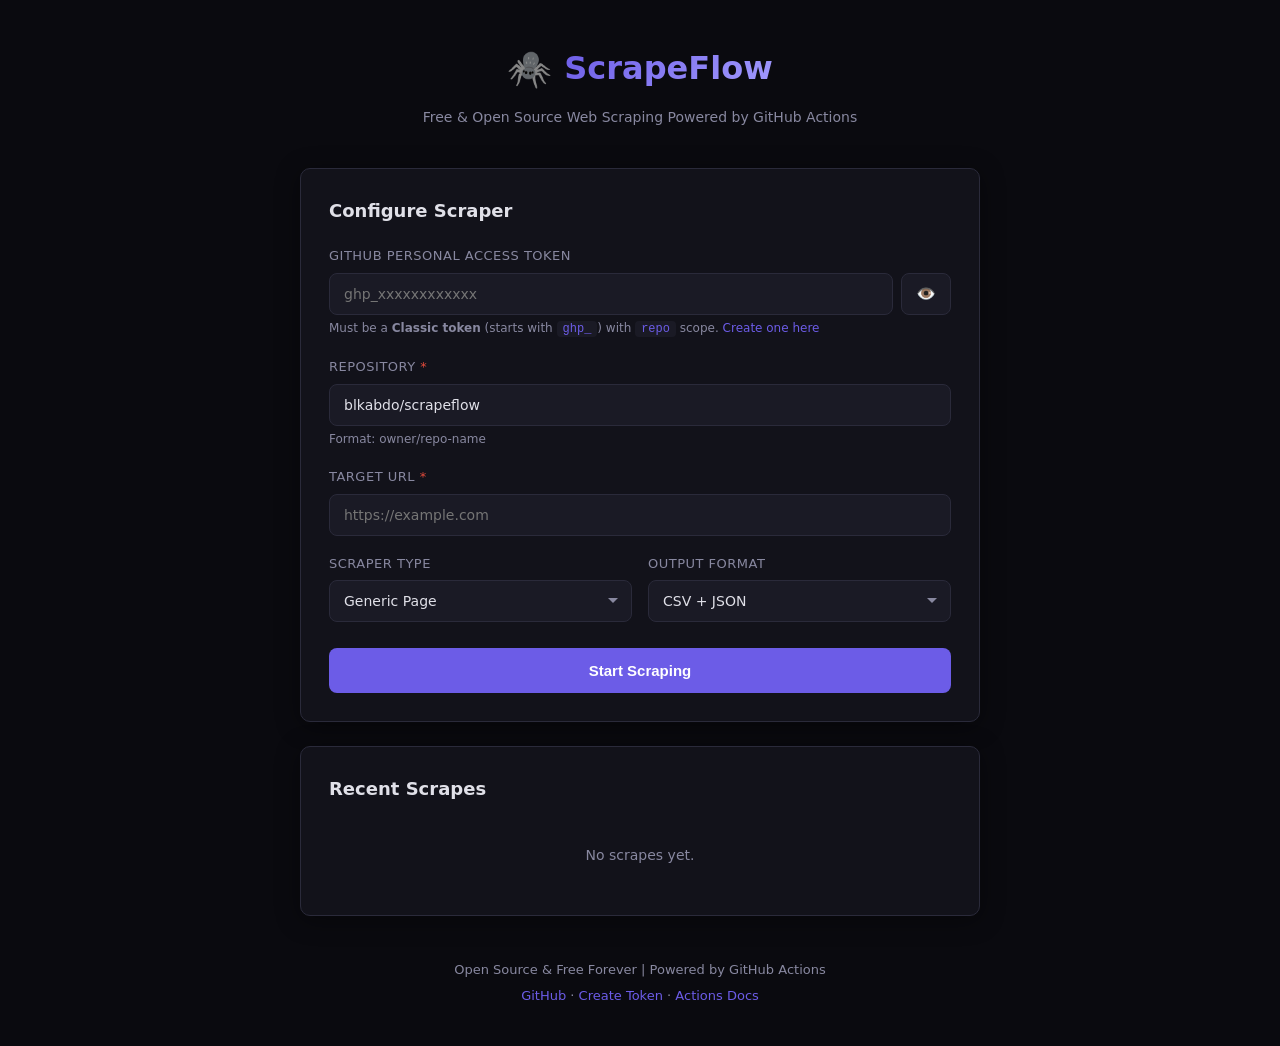
<file: index.html>
<!DOCTYPE html>
<html lang="ar" dir="ltr">
<head>
    <meta charset="UTF-8">
    <meta name="viewport" content="width=device-width, initial-scale=1.0">
    <title>ScrapeFlow - Free Web Scraping Platform</title>
    <link rel="stylesheet" href="style.css">
    <link rel="icon" href="data:image/svg+xml,<svg xmlns='http://www.w3.org/2000/svg' viewBox='0 0 100 100'><text y='.9em' font-size='90'>🕷️</text></svg>">
</head>
<body>
    <div class="container">
        <header>
            <div class="logo">
                <span class="logo-icon">🕷️</span>
                <h1>ScrapeFlow</h1>
            </div>
            <p class="tagline">Free & Open Source Web Scraping Powered by GitHub Actions</p>
        </header>

        <main>
            <section class="config-panel">
                <h2>Configure Scraper</h2>

                <div class="form-group">
                    <label for="pat">GitHub Personal Access Token</label>
                    <div class="input-with-action">
                        <input type="password" id="pat" placeholder="ghp_xxxxxxxxxxxx" />
                        <button id="toggle-pat" class="btn-icon" title="Show/Hide">👁️</button>
                    </div>
                    <small>Must be a <strong>Classic token</strong> (starts with <code>ghp_</code>) with <code>repo</code> scope. <a href="https://github.com/settings/tokens/new" target="_blank">Create one here</a></small>
                </div>

                <div class="form-group">
                    <label for="repo">Repository <span class="required">*</span></label>
                    <input type="text" id="repo" placeholder="blkabdo/scrapeflow" value="blkabdo/scrapeflow" />
                    <small>Format: owner/repo-name</small>
                </div>

                <div class="form-group">
                    <label for="url">Target URL <span class="required">*</span></label>
                    <input type="url" id="url" placeholder="https://example.com" />
                </div>

                <div class="form-row">
                    <div class="form-group">
                        <label for="scraper-type">Scraper Type</label>
                        <select id="scraper-type">
                            <option value="generic">Generic Page</option>
                            <option value="product">Product Page</option>
                            <option value="news">News Article</option>
                            <option value="table">Table Data</option>
                            <option value="custom">Custom CSS</option>
                        </select>
                    </div>

                    <div class="form-group">
                        <label for="output-format">Output Format</label>
                        <select id="output-format">
                            <option value="both">CSV + JSON</option>
                            <option value="csv">CSV Only</option>
                            <option value="json">JSON Only</option>
                        </select>
                    </div>
                </div>

                <div class="form-group" id="custom-css-group" style="display: none;">
                    <label for="custom-css">Custom CSS Selectors (JSON)</label>
                    <textarea id="custom-css" rows="4" placeholder='{"title": "h1", "price": ".price", "description": ".desc"}'></textarea>
                    <small>Map field names to CSS selectors</small>
                </div>

                <button id="start-scrape" class="btn-primary">
                    <span class="btn-text">Start Scraping</span>
                    <span class="btn-loading" style="display:none;">Dispatching...</span>
                </button>
                <div id="debug-log" style="margin-top:12px;padding:12px;background:var(--bg-input);border-radius:8px;font-family:monospace;font-size:12px;color:var(--text-muted);display:none;white-space:pre-wrap;max-height:200px;overflow-y:auto;"></div>
            </section>

            <section class="status-panel" id="status-panel" style="display: none;">
                <h2>Status</h2>
                <div class="status-content">
                    <div class="status-item" id="dispatch-status">
                        <span class="status-dot"></span>
                        <span class="status-label">Dispatch</span>
                        <span class="status-value">Waiting...</span>
                    </div>
                    <div class="status-item" id="run-status">
                        <span class="status-dot"></span>
                        <span class="status-label">Workflow Run</span>
                        <span class="status-value">-</span>
                    </div>
                </div>
                <div class="run-link" id="run-link" style="display: none;">
                    <a id="run-url" href="#" target="_blank">View Run on GitHub →</a>
                </div>
            </section>

            <section class="history-panel">
                <h2>Recent Scrapes</h2>
                <div id="history-list" class="history-list">
                    <p class="empty-state">No scrapes yet. Configure and run your first scrape above.</p>
                </div>
            </section>
        </main>

        <footer>
            <p>Open Source & Free Forever | Powered by GitHub Actions</p>
            <p class="links">
                <a href="https://github.com" target="_blank">GitHub</a> ·
                <a href="https://github.com/settings/tokens/new" target="_blank">Create Token</a> ·
                <a href="https://docs.github.com/en/actions" target="_blank">Actions Docs</a>
            </p>
        </footer>
    </div>

    <script src="app.js"></script>
</body>
</html>
</file>
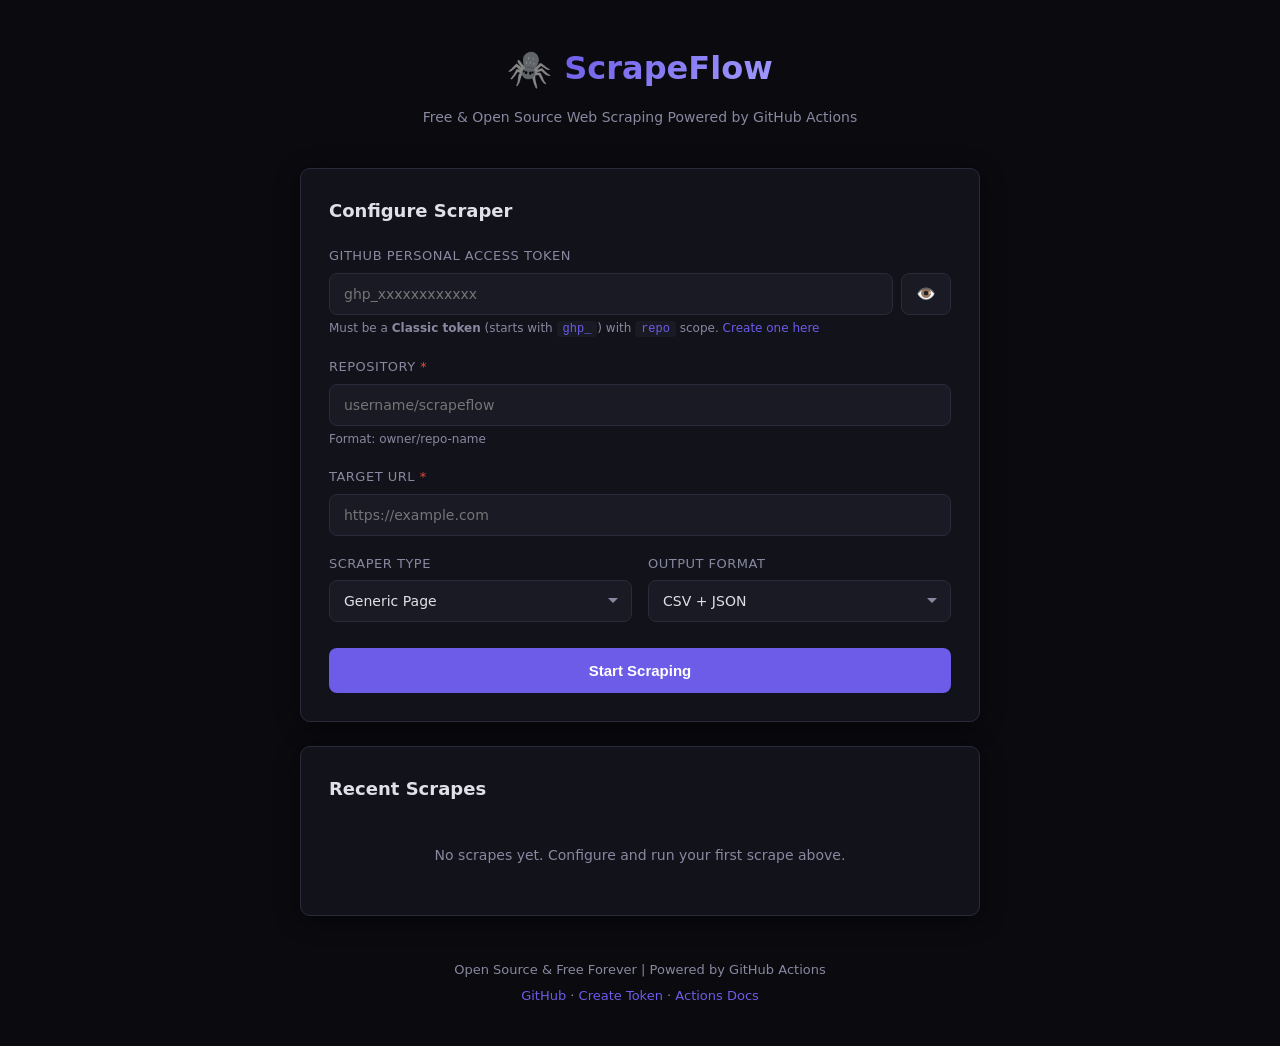
<file: frontend/index.html>
<!DOCTYPE html>
<html lang="ar" dir="ltr">
<head>
    <meta charset="UTF-8">
    <meta name="viewport" content="width=device-width, initial-scale=1.0">
    <title>ScrapeFlow - Free Web Scraping Platform</title>
    <link rel="stylesheet" href="style.css">
    <link rel="icon" href="data:image/svg+xml,<svg xmlns='http://www.w3.org/2000/svg' viewBox='0 0 100 100'><text y='.9em' font-size='90'>🕷️</text></svg>">
</head>
<body>
    <div class="container">
        <header>
            <div class="logo">
                <span class="logo-icon">🕷️</span>
                <h1>ScrapeFlow</h1>
            </div>
            <p class="tagline">Free & Open Source Web Scraping Powered by GitHub Actions</p>
        </header>

        <main>
            <section class="config-panel">
                <h2>Configure Scraper</h2>

                <div class="form-group">
                    <label for="pat">GitHub Personal Access Token</label>
                    <div class="input-with-action">
                        <input type="password" id="pat" placeholder="ghp_xxxxxxxxxxxx" />
                        <button id="toggle-pat" class="btn-icon" title="Show/Hide">👁️</button>
                    </div>
                    <small>Must be a <strong>Classic token</strong> (starts with <code>ghp_</code>) with <code>repo</code> scope. <a href="https://github.com/settings/tokens/new" target="_blank">Create one here</a></small>
                </div>

                <div class="form-group">
                    <label for="repo">Repository <span class="required">*</span></label>
                    <input type="text" id="repo" placeholder="username/scrapeflow" />
                    <small>Format: owner/repo-name</small>
                </div>

                <div class="form-group">
                    <label for="url">Target URL <span class="required">*</span></label>
                    <input type="url" id="url" placeholder="https://example.com" />
                </div>

                <div class="form-row">
                    <div class="form-group">
                        <label for="scraper-type">Scraper Type</label>
                        <select id="scraper-type">
                            <option value="generic">Generic Page</option>
                            <option value="product">Product Page</option>
                            <option value="news">News Article</option>
                            <option value="table">Table Data</option>
                            <option value="custom">Custom CSS</option>
                        </select>
                    </div>

                    <div class="form-group">
                        <label for="output-format">Output Format</label>
                        <select id="output-format">
                            <option value="both">CSV + JSON</option>
                            <option value="csv">CSV Only</option>
                            <option value="json">JSON Only</option>
                        </select>
                    </div>
                </div>

                <div class="form-group" id="custom-css-group" style="display: none;">
                    <label for="custom-css">Custom CSS Selectors (JSON)</label>
                    <textarea id="custom-css" rows="4" placeholder='{"title": "h1", "price": ".price", "description": ".desc"}'></textarea>
                    <small>Map field names to CSS selectors</small>
                </div>

                <button id="start-scrape" class="btn-primary">
                    <span class="btn-text">Start Scraping</span>
                    <span class="btn-loading" style="display:none;">Dispatching...</span>
                </button>
            </section>

            <section class="status-panel" id="status-panel" style="display: none;">
                <h2>Status</h2>
                <div class="status-content">
                    <div class="status-item" id="dispatch-status">
                        <span class="status-dot"></span>
                        <span class="status-label">Dispatch</span>
                        <span class="status-value">Waiting...</span>
                    </div>
                    <div class="status-item" id="run-status">
                        <span class="status-dot"></span>
                        <span class="status-label">Workflow Run</span>
                        <span class="status-value">-</span>
                    </div>
                </div>
                <div class="run-link" id="run-link" style="display: none;">
                    <a id="run-url" href="#" target="_blank">View Run on GitHub →</a>
                </div>
            </section>

            <section class="history-panel">
                <h2>Recent Scrapes</h2>
                <div id="history-list" class="history-list">
                    <p class="empty-state">No scrapes yet. Configure and run your first scrape above.</p>
                </div>
            </section>
        </main>

        <footer>
            <p>Open Source & Free Forever | Powered by GitHub Actions</p>
            <p class="links">
                <a href="https://github.com" target="_blank">GitHub</a> ·
                <a href="https://github.com/settings/tokens/new" target="_blank">Create Token</a> ·
                <a href="https://docs.github.com/en/actions" target="_blank">Actions Docs</a>
            </p>
        </footer>
    </div>

    <script src="app.js"></script>
</body>
</html>
</file>
<file: style.css>
:root {
    --bg: #0a0a0f;
    --bg-card: #12121a;
    --bg-input: #1a1a25;
    --border: #2a2a3a;
    --border-focus: #6c5ce7;
    --text: #e0e0e8;
    --text-muted: #8888a0;
    --accent: #6c5ce7;
    --accent-hover: #7d6ff0;
    --success: #00b894;
    --error: #e74c3c;
    --warning: #f39c12;
    --radius: 10px;
    --shadow: 0 4px 24px rgba(0, 0, 0, 0.4);
}

* {
    margin: 0;
    padding: 0;
    box-sizing: border-box;
}

body {
    font-family: 'Segoe UI', system-ui, -apple-system, sans-serif;
    background: var(--bg);
    color: var(--text);
    min-height: 100vh;
    line-height: 1.6;
}

.container {
    max-width: 720px;
    margin: 0 auto;
    padding: 40px 20px;
}

header {
    text-align: center;
    margin-bottom: 40px;
}

.logo {
    display: flex;
    align-items: center;
    justify-content: center;
    gap: 12px;
    margin-bottom: 8px;
}

.logo-icon {
    font-size: 36px;
}

.logo h1 {
    font-size: 32px;
    font-weight: 700;
    background: linear-gradient(135deg, var(--accent), #a29bfe);
    -webkit-background-clip: text;
    -webkit-text-fill-color: transparent;
}

.tagline {
    color: var(--text-muted);
    font-size: 14px;
}

h2 {
    font-size: 18px;
    font-weight: 600;
    margin-bottom: 20px;
    color: var(--text);
}

section {
    background: var(--bg-card);
    border: 1px solid var(--border);
    border-radius: var(--radius);
    padding: 28px;
    margin-bottom: 24px;
    box-shadow: var(--shadow);
}

.form-group {
    margin-bottom: 18px;
}

label {
    display: block;
    font-size: 13px;
    font-weight: 500;
    color: var(--text-muted);
    margin-bottom: 6px;
    text-transform: uppercase;
    letter-spacing: 0.5px;
}

.required {
    color: var(--error);
}

input[type="text"],
input[type="url"],
input[type="password"],
select,
textarea {
    width: 100%;
    padding: 12px 14px;
    background: var(--bg-input);
    border: 1px solid var(--border);
    border-radius: 8px;
    color: var(--text);
    font-size: 14px;
    font-family: inherit;
    transition: border-color 0.2s;
}

input:focus,
select:focus,
textarea:focus {
    outline: none;
    border-color: var(--border-focus);
    box-shadow: 0 0 0 3px rgba(108, 92, 231, 0.15);
}

textarea {
    resize: vertical;
    font-family: 'Consolas', 'Fira Code', monospace;
    font-size: 13px;
}

select {
    cursor: pointer;
    appearance: none;
    background-image: url("data:image/svg+xml,%3Csvg xmlns='http://www.w3.org/2000/svg' width='12' height='12' viewBox='0 0 12 12'%3E%3Cpath fill='%238888a0' d='M6 8L1 3h10z'/%3E%3C/svg%3E");
    background-repeat: no-repeat;
    background-position: right 12px center;
    padding-right: 32px;
}

small {
    display: block;
    margin-top: 4px;
    font-size: 12px;
    color: var(--text-muted);
}

small a {
    color: var(--accent);
    text-decoration: none;
}

small a:hover {
    text-decoration: underline;
}

code {
    background: var(--bg-input);
    padding: 1px 6px;
    border-radius: 4px;
    font-size: 12px;
    color: var(--accent);
}

.form-row {
    display: grid;
    grid-template-columns: 1fr 1fr;
    gap: 16px;
}

.input-with-action {
    display: flex;
    gap: 8px;
}

.input-with-action input {
    flex: 1;
}

.btn-icon {
    padding: 10px 14px;
    background: var(--bg-input);
    border: 1px solid var(--border);
    border-radius: 8px;
    cursor: pointer;
    font-size: 16px;
    transition: background 0.2s;
}

.btn-icon:hover {
    background: var(--border);
}

.btn-primary {
    width: 100%;
    padding: 14px;
    background: var(--accent);
    color: white;
    border: none;
    border-radius: 8px;
    font-size: 15px;
    font-weight: 600;
    cursor: pointer;
    transition: background 0.2s, transform 0.1s;
    margin-top: 8px;
}

.btn-primary:hover {
    background: var(--accent-hover);
}

.btn-primary:active {
    transform: scale(0.99);
}

.btn-primary:disabled {
    opacity: 0.5;
    cursor: not-allowed;
}

.status-content {
    display: flex;
    flex-direction: column;
    gap: 12px;
}

.status-item {
    display: flex;
    align-items: center;
    gap: 12px;
    padding: 10px 14px;
    background: var(--bg-input);
    border-radius: 8px;
}

.status-dot {
    width: 8px;
    height: 8px;
    border-radius: 50%;
    background: var(--text-muted);
    flex-shrink: 0;
}

.status-dot.pending {
    background: var(--warning);
    animation: pulse 1.5s infinite;
}

.status-dot.success {
    background: var(--success);
}

.status-dot.error {
    background: var(--error);
}

@keyframes pulse {
    0%, 100% { opacity: 1; }
    50% { opacity: 0.4; }
}

.status-label {
    font-size: 13px;
    color: var(--text-muted);
    min-width: 120px;
}

.status-value {
    font-size: 13px;
    font-weight: 500;
}

.run-link {
    margin-top: 16px;
    text-align: center;
}

.run-link a {
    color: var(--accent);
    text-decoration: none;
    font-size: 14px;
    font-weight: 500;
}

.run-link a:hover {
    text-decoration: underline;
}

.history-list {
    display: flex;
    flex-direction: column;
    gap: 8px;
    max-height: 300px;
    overflow-y: auto;
}

.history-item {
    display: flex;
    align-items: center;
    justify-content: space-between;
    padding: 10px 14px;
    background: var(--bg-input);
    border-radius: 8px;
    font-size: 13px;
}

.history-item .url {
    color: var(--text);
    max-width: 300px;
    overflow: hidden;
    text-overflow: ellipsis;
    white-space: nowrap;
}

.history-item .meta {
    color: var(--text-muted);
    display: flex;
    gap: 12px;
}

.history-item .status-badge {
    padding: 2px 8px;
    border-radius: 4px;
    font-size: 11px;
    font-weight: 600;
    text-transform: uppercase;
}

.history-item .status-badge.dispatched {
    background: rgba(108, 92, 231, 0.2);
    color: var(--accent);
}

.empty-state {
    color: var(--text-muted);
    text-align: center;
    padding: 20px;
    font-size: 14px;
}

footer {
    text-align: center;
    padding-top: 20px;
    color: var(--text-muted);
    font-size: 13px;
}

footer .links {
    margin-top: 6px;
}

footer .links a {
    color: var(--accent);
    text-decoration: none;
}

footer .links a:hover {
    text-decoration: underline;
}

@media (max-width: 600px) {
    .form-row {
        grid-template-columns: 1fr;
    }

    .container {
        padding: 20px 12px;
    }

    section {
        padding: 20px;
    }
}
</file>
<file: frontend/style.css>
:root {
    --bg: #0a0a0f;
    --bg-card: #12121a;
    --bg-input: #1a1a25;
    --border: #2a2a3a;
    --border-focus: #6c5ce7;
    --text: #e0e0e8;
    --text-muted: #8888a0;
    --accent: #6c5ce7;
    --accent-hover: #7d6ff0;
    --success: #00b894;
    --error: #e74c3c;
    --warning: #f39c12;
    --radius: 10px;
    --shadow: 0 4px 24px rgba(0, 0, 0, 0.4);
}

* {
    margin: 0;
    padding: 0;
    box-sizing: border-box;
}

body {
    font-family: 'Segoe UI', system-ui, -apple-system, sans-serif;
    background: var(--bg);
    color: var(--text);
    min-height: 100vh;
    line-height: 1.6;
}

.container {
    max-width: 720px;
    margin: 0 auto;
    padding: 40px 20px;
}

header {
    text-align: center;
    margin-bottom: 40px;
}

.logo {
    display: flex;
    align-items: center;
    justify-content: center;
    gap: 12px;
    margin-bottom: 8px;
}

.logo-icon {
    font-size: 36px;
}

.logo h1 {
    font-size: 32px;
    font-weight: 700;
    background: linear-gradient(135deg, var(--accent), #a29bfe);
    -webkit-background-clip: text;
    -webkit-text-fill-color: transparent;
}

.tagline {
    color: var(--text-muted);
    font-size: 14px;
}

h2 {
    font-size: 18px;
    font-weight: 600;
    margin-bottom: 20px;
    color: var(--text);
}

section {
    background: var(--bg-card);
    border: 1px solid var(--border);
    border-radius: var(--radius);
    padding: 28px;
    margin-bottom: 24px;
    box-shadow: var(--shadow);
}

.form-group {
    margin-bottom: 18px;
}

label {
    display: block;
    font-size: 13px;
    font-weight: 500;
    color: var(--text-muted);
    margin-bottom: 6px;
    text-transform: uppercase;
    letter-spacing: 0.5px;
}

.required {
    color: var(--error);
}

input[type="text"],
input[type="url"],
input[type="password"],
select,
textarea {
    width: 100%;
    padding: 12px 14px;
    background: var(--bg-input);
    border: 1px solid var(--border);
    border-radius: 8px;
    color: var(--text);
    font-size: 14px;
    font-family: inherit;
    transition: border-color 0.2s;
}

input:focus,
select:focus,
textarea:focus {
    outline: none;
    border-color: var(--border-focus);
    box-shadow: 0 0 0 3px rgba(108, 92, 231, 0.15);
}

textarea {
    resize: vertical;
    font-family: 'Consolas', 'Fira Code', monospace;
    font-size: 13px;
}

select {
    cursor: pointer;
    appearance: none;
    background-image: url("data:image/svg+xml,%3Csvg xmlns='http://www.w3.org/2000/svg' width='12' height='12' viewBox='0 0 12 12'%3E%3Cpath fill='%238888a0' d='M6 8L1 3h10z'/%3E%3C/svg%3E");
    background-repeat: no-repeat;
    background-position: right 12px center;
    padding-right: 32px;
}

small {
    display: block;
    margin-top: 4px;
    font-size: 12px;
    color: var(--text-muted);
}

small a {
    color: var(--accent);
    text-decoration: none;
}

small a:hover {
    text-decoration: underline;
}

code {
    background: var(--bg-input);
    padding: 1px 6px;
    border-radius: 4px;
    font-size: 12px;
    color: var(--accent);
}

.form-row {
    display: grid;
    grid-template-columns: 1fr 1fr;
    gap: 16px;
}

.input-with-action {
    display: flex;
    gap: 8px;
}

.input-with-action input {
    flex: 1;
}

.btn-icon {
    padding: 10px 14px;
    background: var(--bg-input);
    border: 1px solid var(--border);
    border-radius: 8px;
    cursor: pointer;
    font-size: 16px;
    transition: background 0.2s;
}

.btn-icon:hover {
    background: var(--border);
}

.btn-primary {
    width: 100%;
    padding: 14px;
    background: var(--accent);
    color: white;
    border: none;
    border-radius: 8px;
    font-size: 15px;
    font-weight: 600;
    cursor: pointer;
    transition: background 0.2s, transform 0.1s;
    margin-top: 8px;
}

.btn-primary:hover {
    background: var(--accent-hover);
}

.btn-primary:active {
    transform: scale(0.99);
}

.btn-primary:disabled {
    opacity: 0.5;
    cursor: not-allowed;
}

.status-content {
    display: flex;
    flex-direction: column;
    gap: 12px;
}

.status-item {
    display: flex;
    align-items: center;
    gap: 12px;
    padding: 10px 14px;
    background: var(--bg-input);
    border-radius: 8px;
}

.status-dot {
    width: 8px;
    height: 8px;
    border-radius: 50%;
    background: var(--text-muted);
    flex-shrink: 0;
}

.status-dot.pending {
    background: var(--warning);
    animation: pulse 1.5s infinite;
}

.status-dot.success {
    background: var(--success);
}

.status-dot.error {
    background: var(--error);
}

@keyframes pulse {
    0%, 100% { opacity: 1; }
    50% { opacity: 0.4; }
}

.status-label {
    font-size: 13px;
    color: var(--text-muted);
    min-width: 120px;
}

.status-value {
    font-size: 13px;
    font-weight: 500;
}

.run-link {
    margin-top: 16px;
    text-align: center;
}

.run-link a {
    color: var(--accent);
    text-decoration: none;
    font-size: 14px;
    font-weight: 500;
}

.run-link a:hover {
    text-decoration: underline;
}

.history-list {
    display: flex;
    flex-direction: column;
    gap: 8px;
    max-height: 300px;
    overflow-y: auto;
}

.history-item {
    display: flex;
    align-items: center;
    justify-content: space-between;
    padding: 10px 14px;
    background: var(--bg-input);
    border-radius: 8px;
    font-size: 13px;
}

.history-item .url {
    color: var(--text);
    max-width: 300px;
    overflow: hidden;
    text-overflow: ellipsis;
    white-space: nowrap;
}

.history-item .meta {
    color: var(--text-muted);
    display: flex;
    gap: 12px;
}

.history-item .status-badge {
    padding: 2px 8px;
    border-radius: 4px;
    font-size: 11px;
    font-weight: 600;
    text-transform: uppercase;
}

.history-item .status-badge.dispatched {
    background: rgba(108, 92, 231, 0.2);
    color: var(--accent);
}

.empty-state {
    color: var(--text-muted);
    text-align: center;
    padding: 20px;
    font-size: 14px;
}

footer {
    text-align: center;
    padding-top: 20px;
    color: var(--text-muted);
    font-size: 13px;
}

footer .links {
    margin-top: 6px;
}

footer .links a {
    color: var(--accent);
    text-decoration: none;
}

footer .links a:hover {
    text-decoration: underline;
}

@media (max-width: 600px) {
    .form-row {
        grid-template-columns: 1fr;
    }

    .container {
        padding: 20px 12px;
    }

    section {
        padding: 20px;
    }
}
</file>
